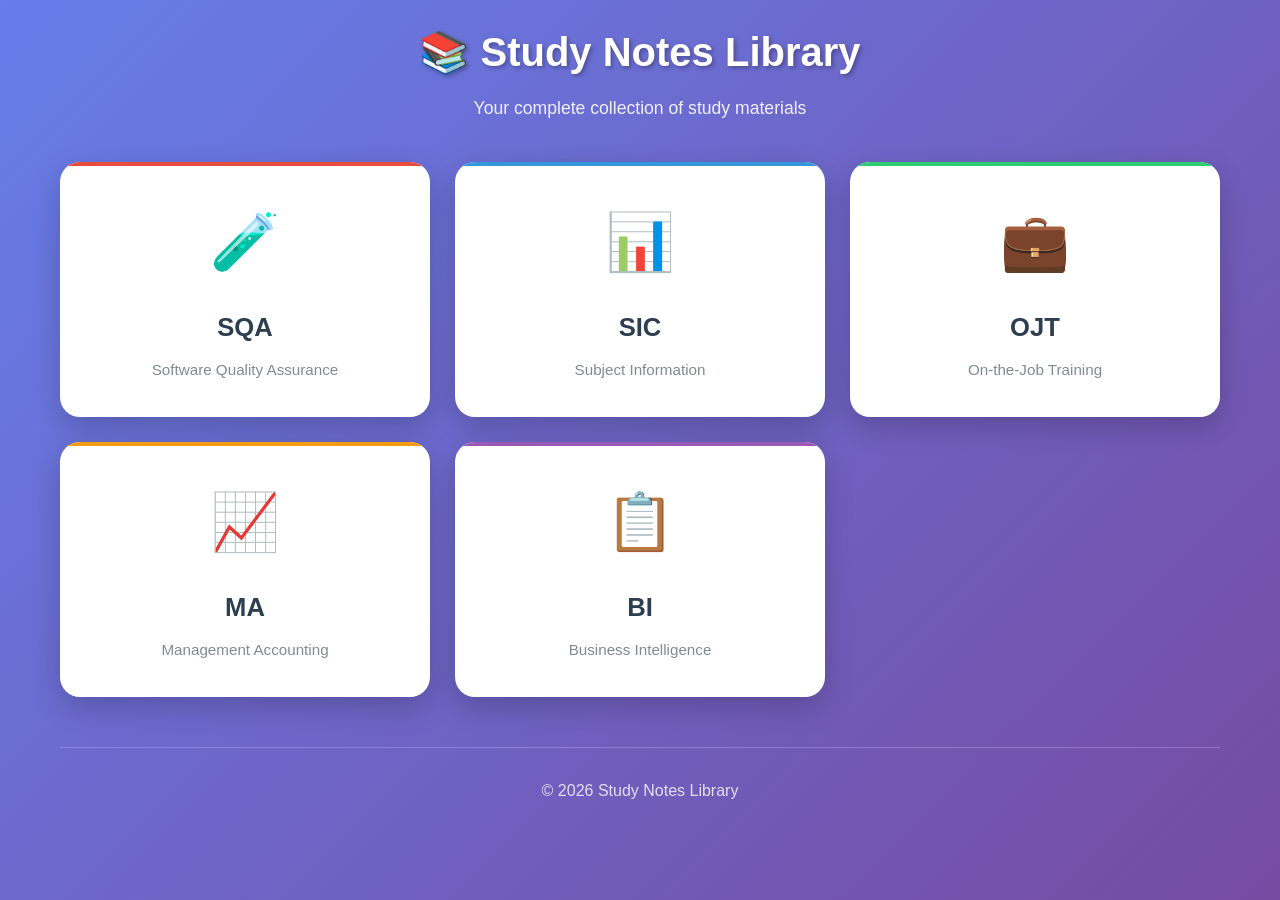
<file: index.html>
<!DOCTYPE html>
<html lang="en">
<head>
    <meta charset="UTF-8">
    <meta name="viewport" content="width=device-width, initial-scale=1.0">
    <title>Study Notes Library</title>
    <link rel="stylesheet" href="style.css">
</head>
<body>
    <div class="container">
        <header>
            <h1>📚 Study Notes Library</h1>
            <p>Your complete collection of study materials</p>
        </header>

        <main class="subjects-grid">
            <a href="sqa.html" class="subject-card sqa">
                <div class="subject-icon">🧪</div>
                <h2>SQA</h2>
                <p>Software Quality Assurance</p>
            </a>

            <a href="sic.html" class="subject-card sic">
                <div class="subject-icon">📊</div>
                <h2>SIC</h2>
                <p>Subject Information</p>
            </a>

            <a href="ojt.html" class="subject-card ojt">
                <div class="subject-icon">💼</div>
                <h2>OJT</h2>
                <p>On-the-Job Training</p>
            </a>

            <a href="ma.html" class="subject-card ma">
                <div class="subject-icon">📈</div>
                <h2>MA</h2>
                <p>Management Accounting</p>
            </a>

            <a href="bi.html" class="subject-card bi">
                <div class="subject-icon">📋</div>
                <h2>BI</h2>
                <p>Business Intelligence</p>
            </a>
        </main>

        <footer>
            <p>&copy; 2026 Study Notes Library</p>
        </footer>
    </div>
</body>
</html>
</file>
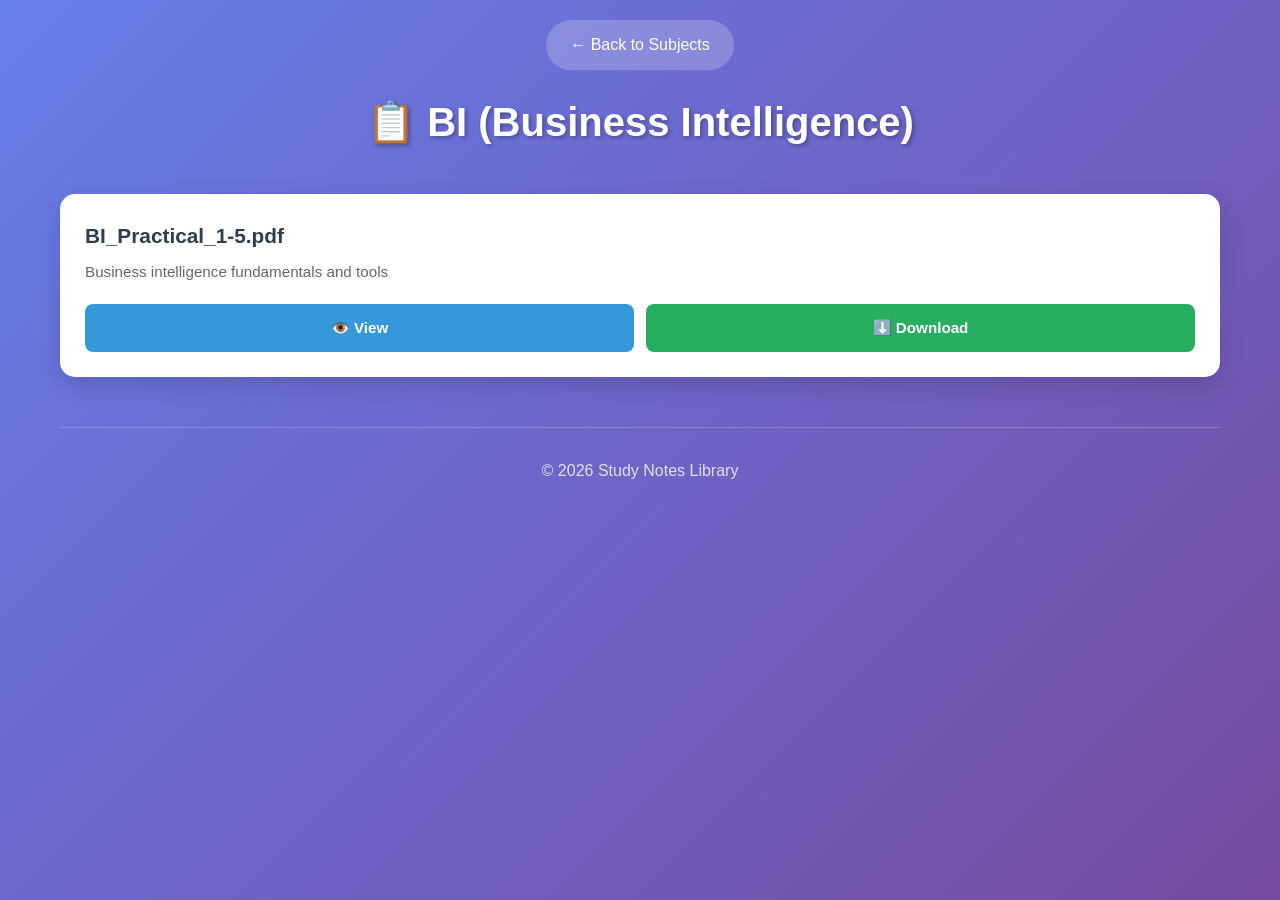
<file: bi.html>
<!DOCTYPE html>
<html lang="en">
<head>
    <meta charset="UTF-8">
    <meta name="viewport" content="width=device-width, initial-scale=1.0">
    <title>BI - Study Notes Library</title>
    <link rel="stylesheet" href="style.css">
</head>
<body>
    <div class="container">
        <header>
            <a href="index.html" class="back-btn">← Back to Subjects</a>
            <h1>📋 BI (Business Intelligence)</h1>
        </header>

        <main>
            <div id="notes-list" class="notes-grid">
                <!-- PDFs loaded dynamically -->
            </div>
        </main>

        <footer>
            <p>&copy; 2026 Study Notes Library</p>
        </footer>
    </div>
    <script src="script.js"></script>
    <script>
        const notesData = [
            {
                title: "BI_Practical_1-5.pdf",
                description: "Business intelligence fundamentals and tools"
            }
            // Add more BI PDFs here!
        ];
        loadNotes(notesData, 'BI');
    </script>
</body>
</html>
</file>
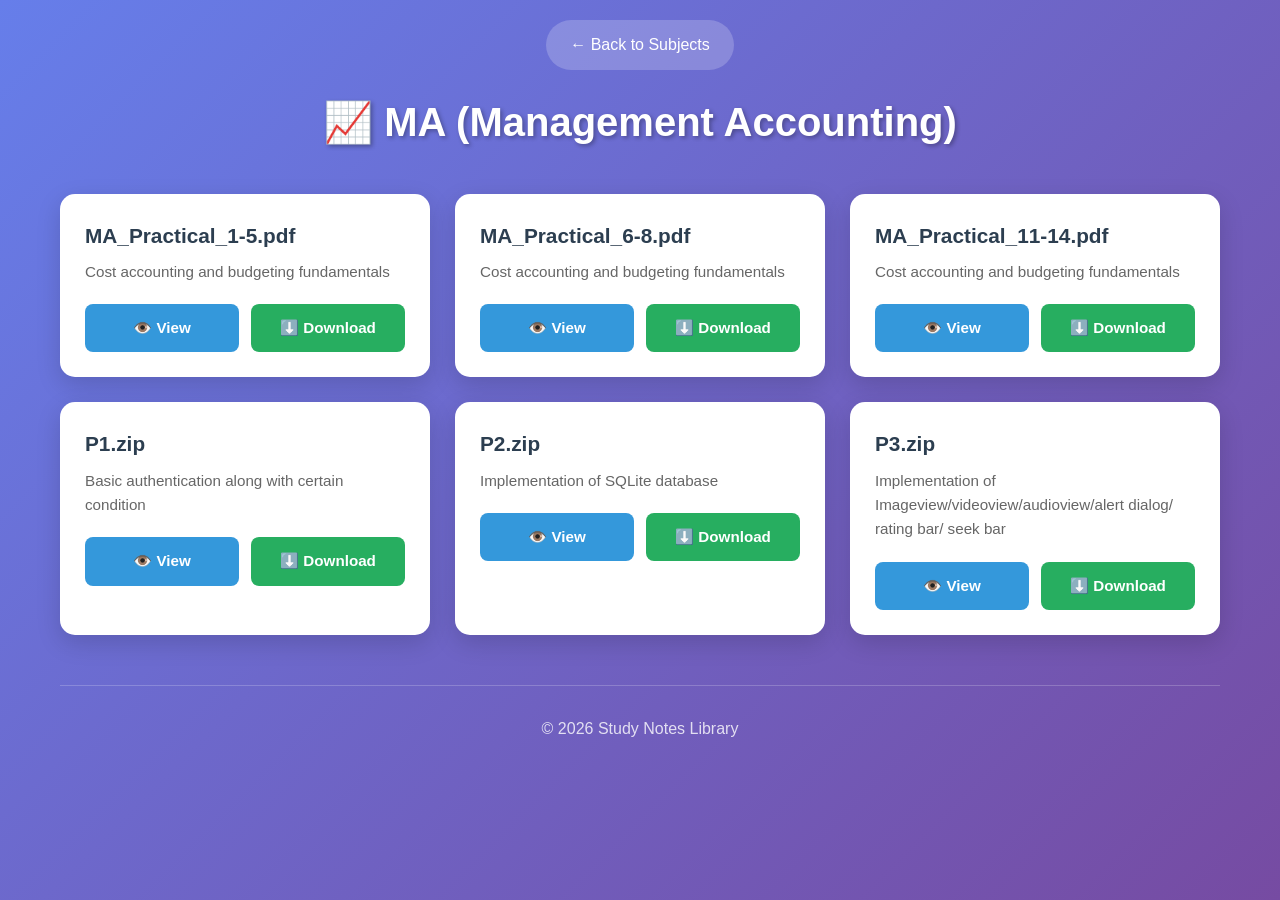
<file: ma.html>
<!DOCTYPE html>
<html lang="en">
<head>
    <meta charset="UTF-8">
    <meta name="viewport" content="width=device-width, initial-scale=1.0">
    <title>MA - Study Notes Library</title>
    <link rel="stylesheet" href="style.css">
</head>
<body>
    <div class="container">
        <header>
            <a href="index.html" class="back-btn">← Back to Subjects</a>
            <h1>📈 MA (Management Accounting)</h1>
        </header>

        <main>
            <div id="notes-list" class="notes-grid">
                <!-- PDFs loaded dynamically -->
            </div>
        </main>

        <footer>
            <p>&copy; 2026 Study Notes Library</p>
        </footer>
    </div>
    <script src="script.js"></script>
    <script>
        const notesData = [
            {
                title: "MA_Practical_1-5.pdf",
                description: "Cost accounting and budgeting fundamentals"
            },
            {
                title: "MA_Practical_6-8.pdf",
                description: "Cost accounting and budgeting fundamentals"
            },
            {
                title: "MA_Practical_11-14.pdf",
                description: "Cost accounting and budgeting fundamentals"
            },
            {
                title: "P1.zip",
                description: "Basic authentication along with certain condition"
            },
            {
                title: "P2.zip",
                description: "Implementation of SQLite database"
            },
            {
                title: "P3.zip",
                description: "Implementation of Imageview/videoview/audioview/alert dialog/ rating bar/ seek bar"
            }
            // Add more MA PDFs here!
        ];
        loadNotes(notesData, 'MA');
    </script>
</body>
</html>
</file>
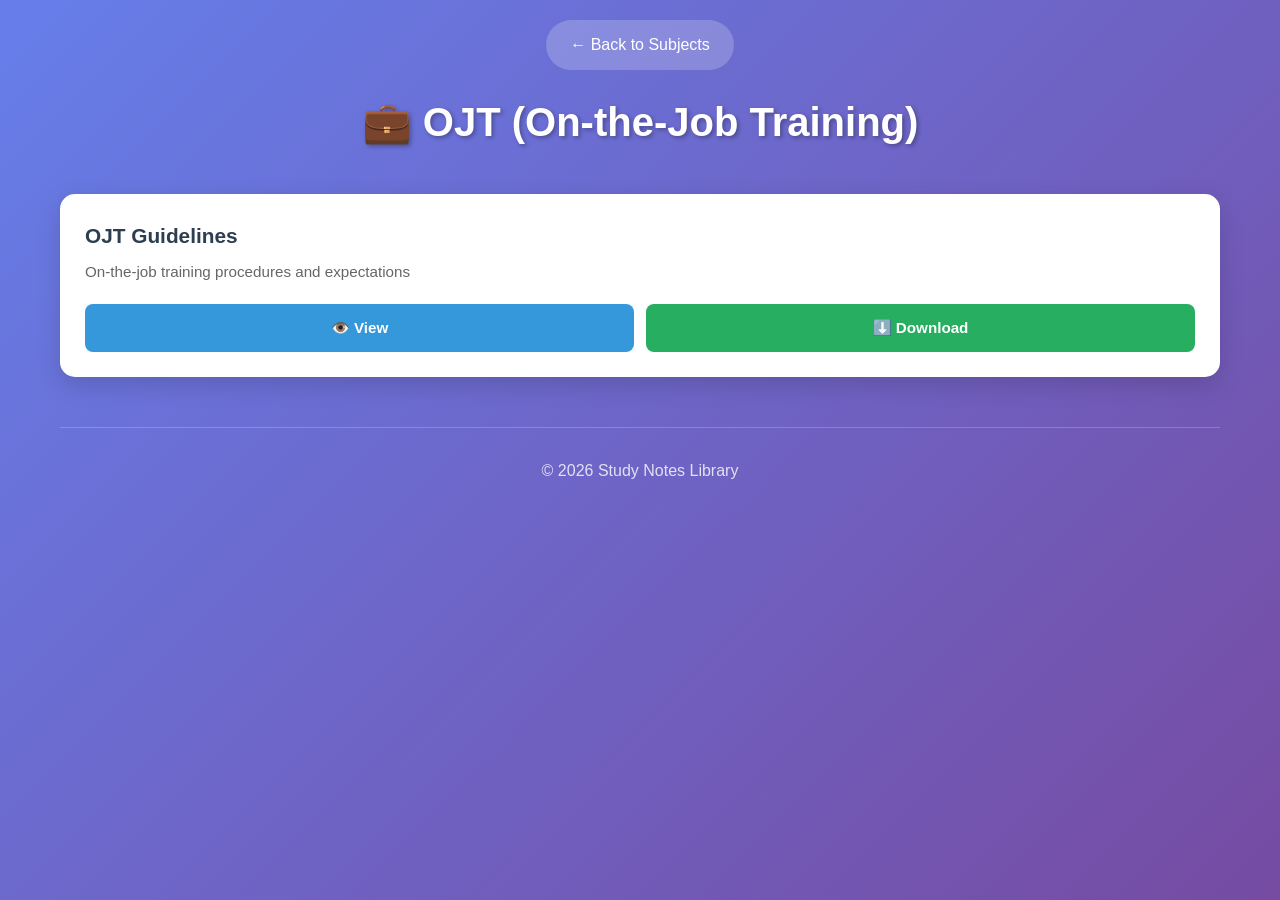
<file: ojt.html>
<!DOCTYPE html>
<html lang="en">
<head>
    <meta charset="UTF-8">
    <meta name="viewport" content="width=device-width, initial-scale=1.0">
    <title>OJT - Study Notes Library</title>
    <link rel="stylesheet" href="style.css">
</head>
<body>
    <div class="container">
        <header>
            <a href="index.html" class="back-btn">← Back to Subjects</a>
            <h1>💼 OJT (On-the-Job Training)</h1>
        </header>

        <main>
            <div id="notes-list" class="notes-grid">
                <!-- PDFs loaded dynamically -->
            </div>
        </main>

        <footer>
            <p>&copy; 2026 Study Notes Library</p>
        </footer>
    </div>
    <script src="script.js"></script>
    <script>
        const notesData = [
            {
                filename: "ojt-guidelines.pdf",
                title: "OJT Guidelines",
                description: "On-the-job training procedures and expectations"
            }
            // Add more OJT PDFs here!
        ];
        loadNotes(notesData, 'OJT');
    </script>
</body>
</html>
</file>
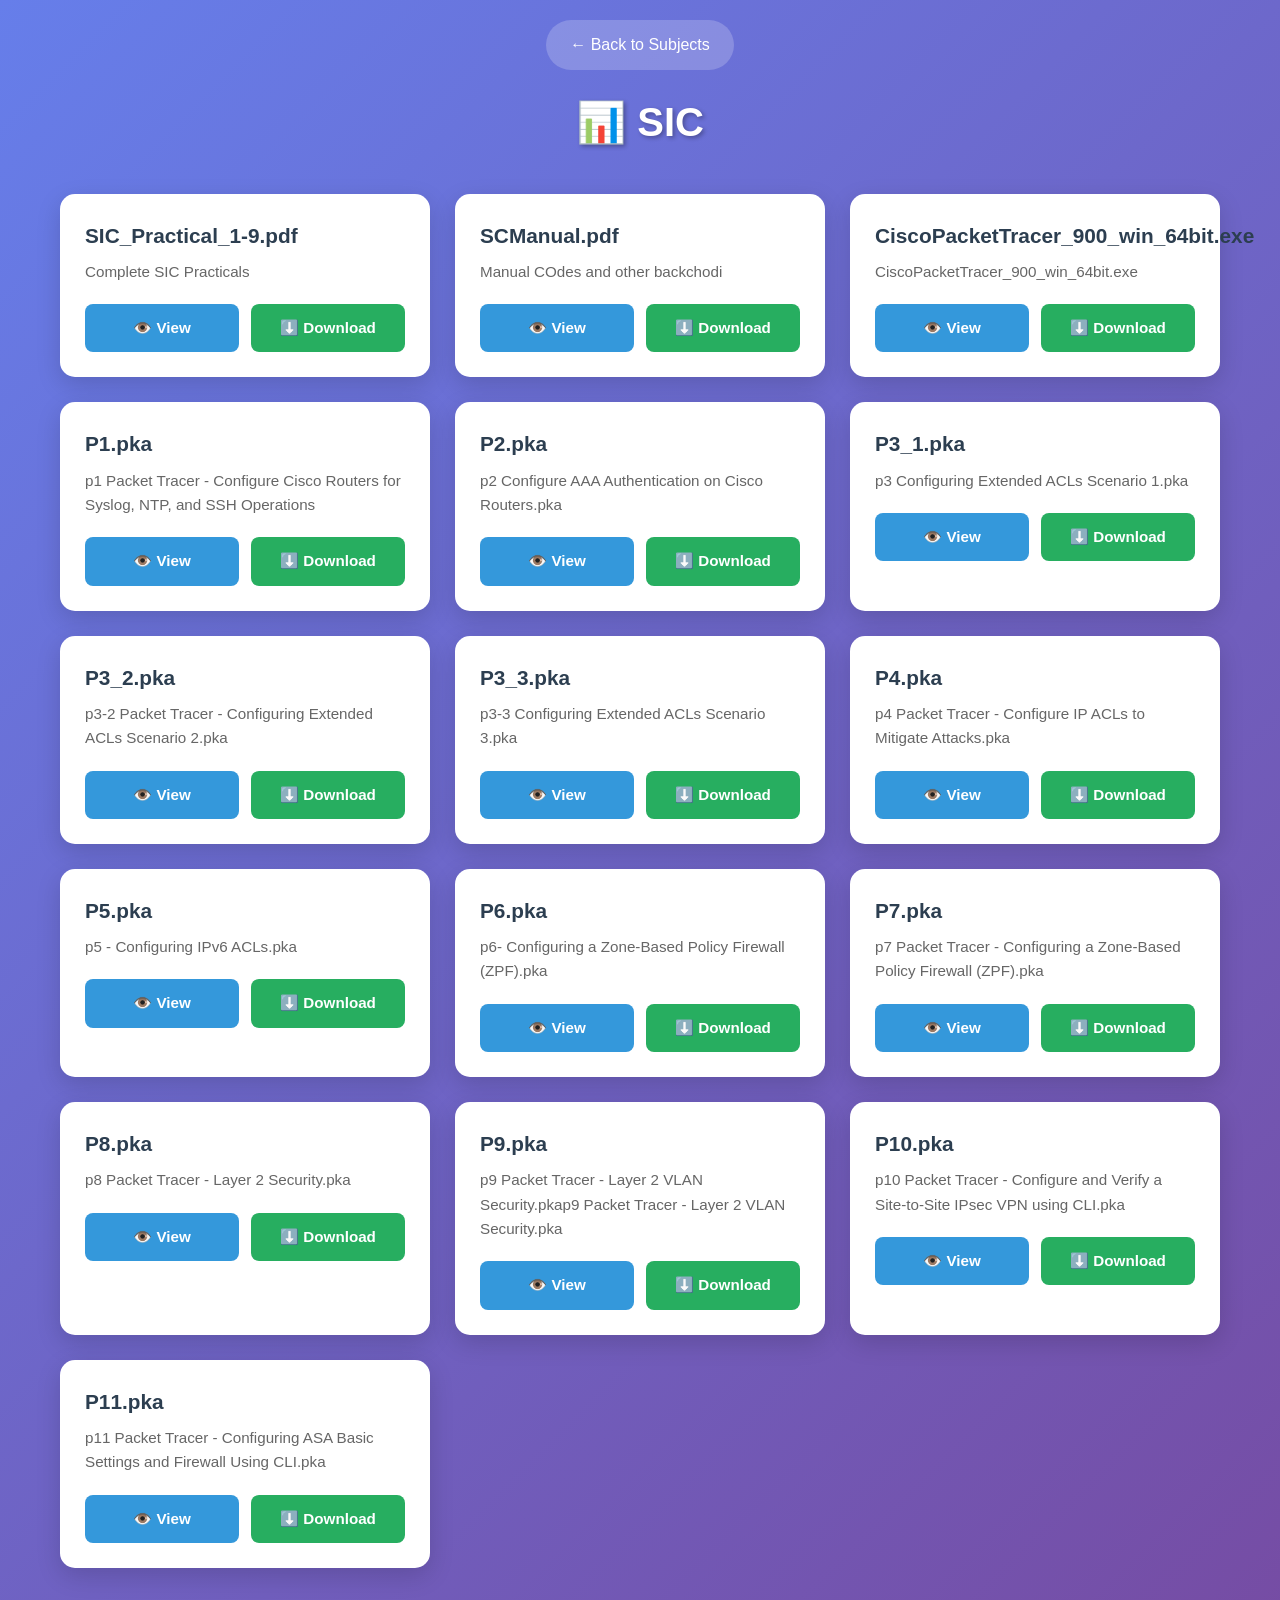
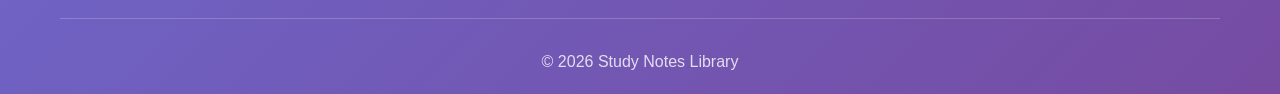
<file: sic.html>
<!DOCTYPE html>
<html lang="en">
<head>
    <meta charset="UTF-8">
    <meta name="viewport" content="width=device-width, initial-scale=1.0">
    <title>SIC - Study Notes Library</title>
    <link rel="stylesheet" href="style.css">
</head>
<body>
    <div class="container">
        <header>
            <a href="index.html" class="back-btn">← Back to Subjects</a>
            <h1>📊 SIC</h1>
        </header>

        <main>
            <div id="notes-list" class="notes-grid">
                <!-- PDFs loaded dynamically -->
            </div>
        </main>

        <footer>
            <p>&copy; 2026 Study Notes Library</p>
        </footer>
    </div>
    <script src="script.js"></script>
    <script>
        const notesData = [
            {
                title: "SIC_Practical_1-9.pdf",
                description: "Complete SIC Practicals"
            },
            {
                title: "SCManual.pdf",
                description: "Manual COdes and other backchodi"
            },
            {
                title: "CiscoPacketTracer_900_win_64bit.exe",
                link: "https://drive.google.com/file/d/1blUaTEN4H0Psin0MIL6DJavEJlt1QLXr/view?usp=drive_link",
                description: "CiscoPacketTracer_900_win_64bit.exe"
            },
            {
                title: "P1.pka",
                description: "p1 Packet Tracer - Configure Cisco Routers for Syslog, NTP, and SSH Operations"
            },
            {
                title: "P2.pka",
                description: "p2 Configure AAA Authentication on Cisco Routers.pka"
            },
            {
                title: "P3_1.pka",
                description: "p3 Configuring Extended ACLs Scenario 1.pka"
            },
            {
                title: "P3_2.pka",
                description: "p3-2 Packet Tracer - Configuring Extended ACLs Scenario 2.pka"
            },
            {
                title: "P3_3.pka",
                description: "p3-3 Configuring Extended ACLs Scenario 3.pka"
            },
            {
                title: "P4.pka",
                description: "p4 Packet Tracer - Configure IP ACLs to Mitigate Attacks.pka"
            },
            {
                title: "P5.pka",
                description: "p5 - Configuring IPv6 ACLs.pka"
            },
            {
                title: "P6.pka",
                description: "p6- Configuring a Zone-Based Policy Firewall (ZPF).pka"
            },
            {
                title: "P7.pka",
                description: "p7 Packet Tracer - Configuring a Zone-Based Policy Firewall (ZPF).pka"
            },
            {
                title: "P8.pka",
                description: "p8 Packet Tracer - Layer 2 Security.pka"
            },
            {
                title: "P9.pka",
                description: "p9 Packet Tracer - Layer 2 VLAN Security.pkap9 Packet Tracer - Layer 2 VLAN Security.pka"
            },
            {
                title: "P10.pka",
                description: "p10 Packet Tracer - Configure and Verify a Site-to-Site IPsec VPN using CLI.pka"
            },
            {
                title: "P11.pka",
                description: "p11 Packet Tracer - Configuring ASA Basic Settings and Firewall Using CLI.pka"
            }
            // Add more SIC PDFs here!
        ];
        loadNotes(notesData, 'SIC');
    </script>
</body>
</html>
</file>
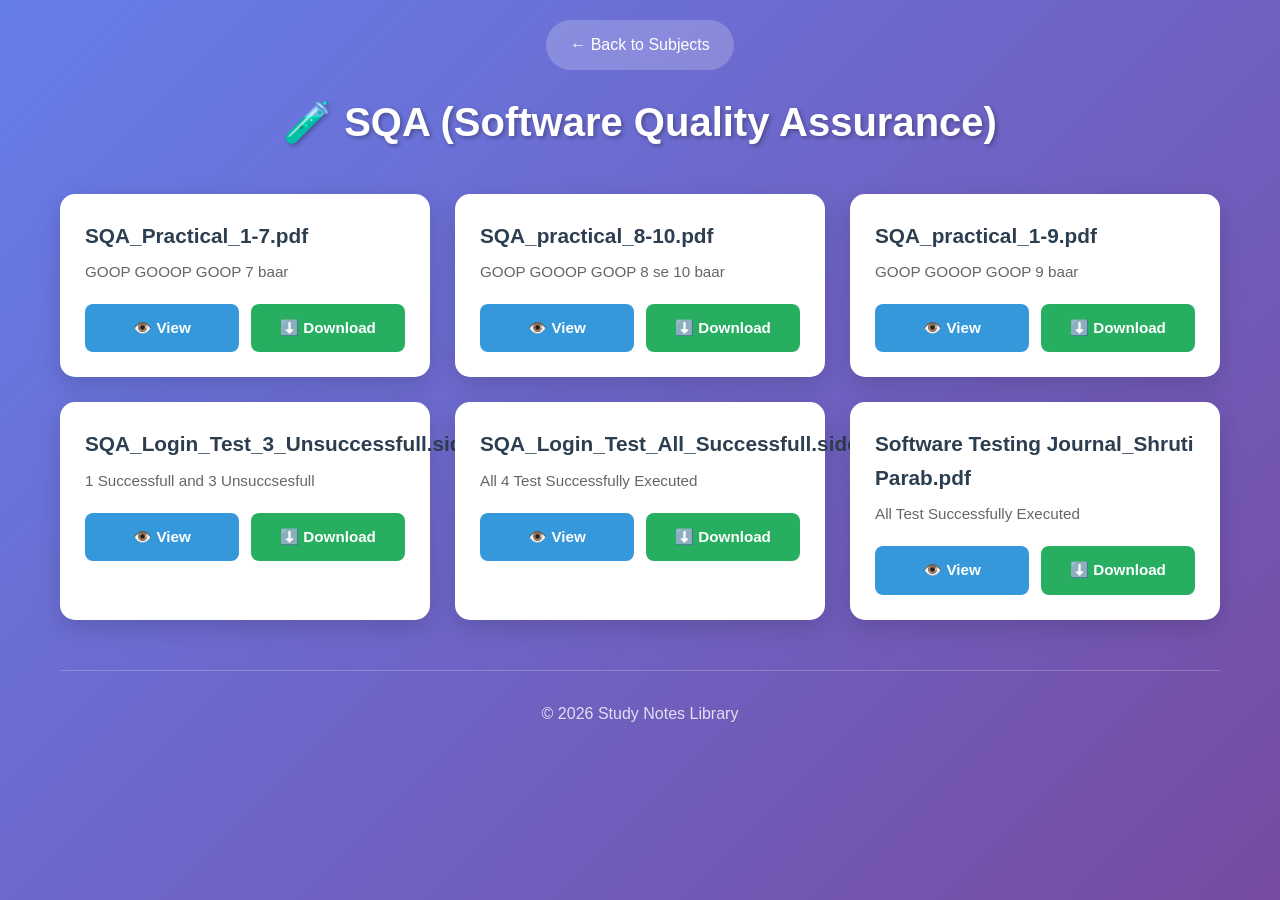
<file: sqa.html>
<!DOCTYPE html>
<html lang="en">
<head>
    <meta charset="UTF-8">
    <meta name="viewport" content="width=device-width, initial-scale=1.0">
    <title>SQA - Study Notes Library</title>
    <link rel="stylesheet" href="style.css">
</head>
<body>
    <div class="container">
        <header>
            <a href="index.html" class="back-btn">← Back to Subjects</a>
            <h1>🧪 SQA (Software Quality Assurance)</h1>
        </header>

        <main>
            <div id="notes-list" class="notes-grid">
                <!-- PDFs loaded dynamically -->
            </div>
        </main>

        <footer>
            <p>&copy; 2026 Study Notes Library</p>
        </footer>
    </div>
    <script src="script.js"></script>
    <script>
        // SQA NOTES - ADD YOUR PDFs HERE!
        const notesData = [
            {
                title: "SQA_Practical_1-7.pdf",
                description: "GOOP GOOOP GOOP 7 baar"
            },
            {
                title: "SQA_practical_8-10.pdf",
                description: "GOOP GOOOP GOOP 8 se 10 baar"
            },
            {
                title: "SQA_practical_1-9.pdf",
                description: "GOOP GOOOP GOOP 9 baar"
            },
            {
                title: "SQA_Login_Test_3_Unsuccessfull.side",
                description: "1 Successfull and 3 Unsuccsesfull"
            },
            {
                title: "SQA_Login_Test_All_Successfull.side",
                description: "All 4 Test Successfully Executed"
            }
,
            {
                title: "Software Testing Journal_Shruti Parab.pdf",
                description: "All Test Successfully Executed"
            }
            // Add more: { filename: "your-file.pdf", title: "Title", description: "Desc" }
        ];
        loadNotes(notesData, 'SQA');
    </script>
</body>
</html>
</file>
<file: style.css>
* {
    margin: 0;
    padding: 0;
    box-sizing: border-box;
}

body {
    font-family: 'Segoe UI', Tahoma, Geneva, Verdana, sans-serif;
    line-height: 1.6;
    color: #333;
    background: linear-gradient(135deg, #667eea 0%, #764ba2 100%);
    min-height: 100vh;
}

.container {
    max-width: 1200px;
    margin: 0 auto;
    padding: 20px;
}

header {
    text-align: center;
    color: white;
    margin-bottom: 40px;
}

.back-btn {
    display: inline-block;
    color: white;
    background: rgba(255,255,255,0.2);
    padding: 12px 24px;
    border-radius: 25px;
    text-decoration: none;
    margin-bottom: 20px;
    transition: all 0.3s ease;
    font-weight: 500;
}

.back-btn:hover {
    background: rgba(255,255,255,0.3);
    transform: translateX(-3px);
}

header h1 {
    font-size: 2.5rem;
    margin-bottom: 10px;
    text-shadow: 2px 2px 4px rgba(0,0,0,0.3);
}

header p {
    font-size: 1.1rem;
    opacity: 0.9;
}

/* Subjects Grid */
.subjects-grid {
    display: grid;
    grid-template-columns: repeat(auto-fit, minmax(280px, 1fr));
    gap: 25px;
    margin-bottom: 40px;
}

.subject-card {
    background: white;
    border-radius: 20px;
    padding: 35px 25px;
    text-decoration: none;
    color: inherit;
    box-shadow: 0 10px 30px rgba(0,0,0,0.2);
    transition: all 0.3s ease;
    text-align: center;
    position: relative;
    overflow: hidden;
}

.subject-card::before {
    content: '';
    position: absolute;
    top: 0;
    left: 0;
    right: 0;
    height: 4px;
    background: var(--card-color, #3498db);
}

.subject-card:hover {
    transform: translateY(-10px);
    box-shadow: 0 20px 50px rgba(0,0,0,0.3);
}

.sqa::before { background: #e74c3c; }
.sic::before { background: #3498db; }
.ojt::before { background: #2ecc71; }
.ma::before { background: #f39c12; }
.bi::before { background: #9b59b6; }

.subject-icon {
    font-size: 3.5rem;
    margin-bottom: 20px;
}

.subject-card h2 {
    font-size: 1.6rem;
    color: #2c3e50;
    margin-bottom: 10px;
    font-weight: 700;
}

.subject-card p {
    color: #7f8c8d;
    font-size: 0.95rem;
}

/* Notes Grid */
.notes-grid {
    display: grid;
    grid-template-columns: repeat(auto-fit, minmax(350px, 1fr));
    gap: 25px;
}

.note-card {
    background: white;
    border-radius: 15px;
    padding: 25px;
    box-shadow: 0 8px 25px rgba(0,0,0,0.15);
    transition: all 0.3s ease;
}

.note-card:hover {
    transform: translateY(-5px);
    box-shadow: 0 15px 35px rgba(0,0,0,0.25);
}

.note-title {
    font-size: 1.3rem;
    font-weight: bold;
    color: #2c3e50;
    margin-bottom: 8px;
}

.note-description {
    color: #666;
    margin-bottom: 20px;
    font-size: 0.95rem;
}

.note-buttons {
    display: flex;
    gap: 12px;
}

.btn {
    flex: 1;
    padding: 12px 20px;
    border: none;
    border-radius: 8px;
    font-size: 0.95rem;
    font-weight: 600;
    cursor: pointer;
    transition: all 0.3s ease;
    text-decoration: none;
    display: inline-flex;
    align-items: center;
    justify-content: center;
    gap: 8px;
}

.btn-view {
    background: #3498db;
    color: white;
}

.btn-view:hover {
    background: #2980b9;
    transform: scale(1.02);
}

.btn-download {
    background: #27ae60;
    color: white;
}

.btn-download:hover {
    background: #229954;
    transform: scale(1.02);
}

footer {
    text-align: center;
    color: rgba(255,255,255,0.8);
    margin-top: 50px;
    padding-top: 30px;
    border-top: 1px solid rgba(255,255,255,0.2);
}

@media (max-width: 768px) {
    .container { padding: 15px; }
    header h1 { font-size: 2rem; }
    .subjects-grid, .notes-grid { grid-template-columns: 1fr; }
    .note-buttons { flex-direction: column; }
}
</file>
